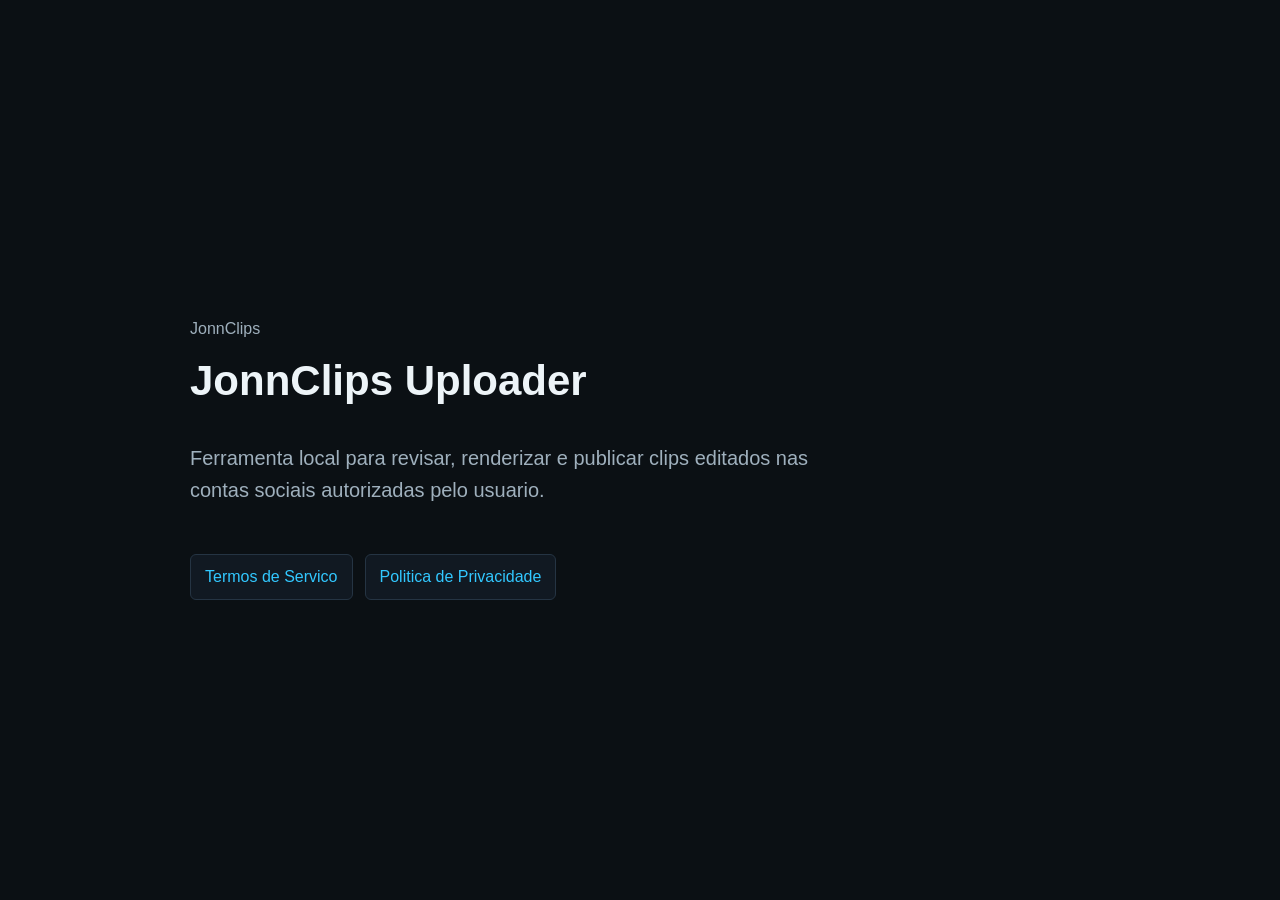
<file: index.html>
<!doctype html>
<html lang="pt-BR">
<head>
  <meta charset="utf-8">
  <meta name="viewport" content="width=device-width, initial-scale=1">
  <title>JonnClips Uploader</title>
  <link rel="stylesheet" href="style.css">
</head>
<body>
  <main class="page">
    <section class="hero">
      <p class="eyebrow">JonnClips</p>
      <h1>JonnClips Uploader</h1>
      <p class="lead">Ferramenta local para revisar, renderizar e publicar clips editados nas contas sociais autorizadas pelo usuario.</p>
      <div class="links">
        <a href="terms.html">Termos de Servico</a>
        <a href="privacy.html">Politica de Privacidade</a>
      </div>
    </section>
  </main>
</body>
</html>
</file>
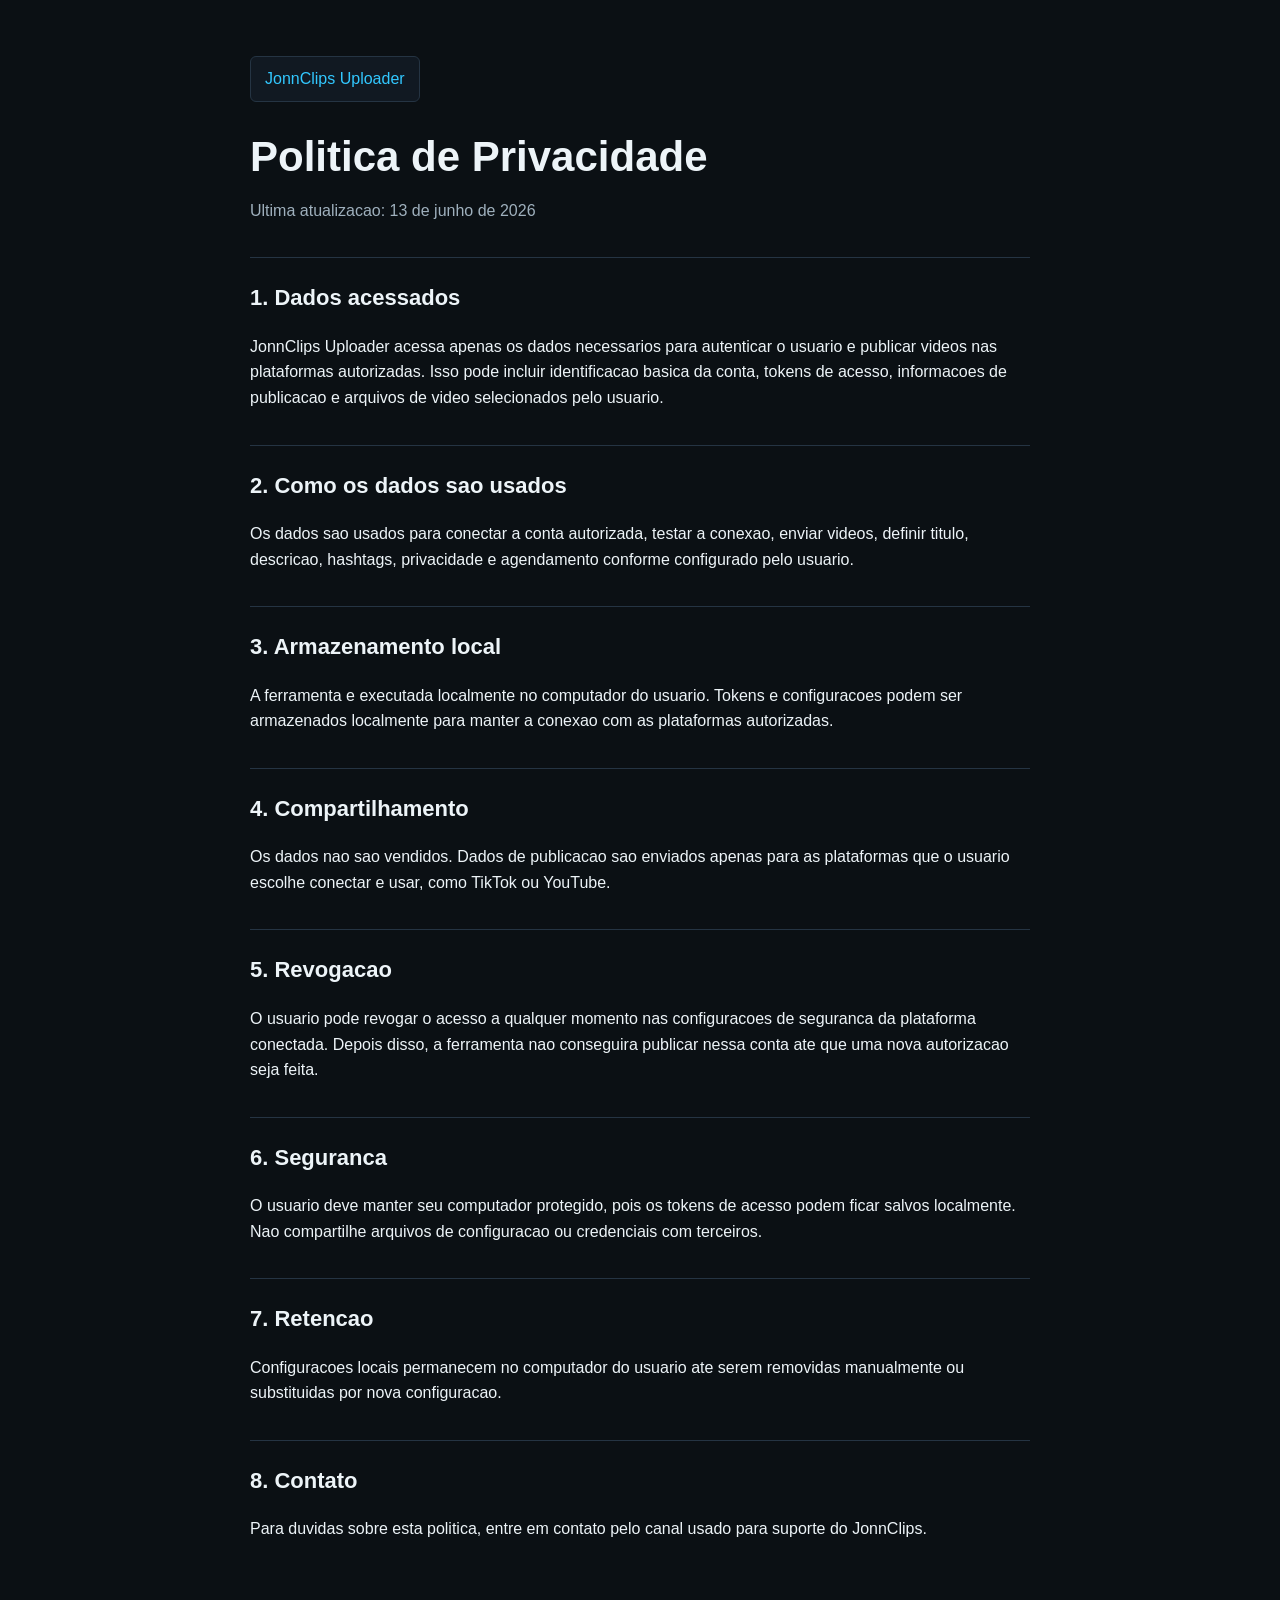
<file: privacy.html>
<!doctype html>
<html lang="pt-BR">
<head>
  <meta charset="utf-8">
  <meta name="viewport" content="width=device-width, initial-scale=1">
  <title>Politica de Privacidade - JonnClips Uploader</title>
  <link rel="stylesheet" href="style.css">
</head>
<body>
  <main class="page article">
    <a class="back" href="index.html">JonnClips Uploader</a>
    <h1>Politica de Privacidade</h1>
    <p class="muted">Ultima atualizacao: 13 de junho de 2026</p>

    <h2>1. Dados acessados</h2>
    <p>JonnClips Uploader acessa apenas os dados necessarios para autenticar o usuario e publicar videos nas plataformas autorizadas. Isso pode incluir identificacao basica da conta, tokens de acesso, informacoes de publicacao e arquivos de video selecionados pelo usuario.</p>

    <h2>2. Como os dados sao usados</h2>
    <p>Os dados sao usados para conectar a conta autorizada, testar a conexao, enviar videos, definir titulo, descricao, hashtags, privacidade e agendamento conforme configurado pelo usuario.</p>

    <h2>3. Armazenamento local</h2>
    <p>A ferramenta e executada localmente no computador do usuario. Tokens e configuracoes podem ser armazenados localmente para manter a conexao com as plataformas autorizadas.</p>

    <h2>4. Compartilhamento</h2>
    <p>Os dados nao sao vendidos. Dados de publicacao sao enviados apenas para as plataformas que o usuario escolhe conectar e usar, como TikTok ou YouTube.</p>

    <h2>5. Revogacao</h2>
    <p>O usuario pode revogar o acesso a qualquer momento nas configuracoes de seguranca da plataforma conectada. Depois disso, a ferramenta nao conseguira publicar nessa conta ate que uma nova autorizacao seja feita.</p>

    <h2>6. Seguranca</h2>
    <p>O usuario deve manter seu computador protegido, pois os tokens de acesso podem ficar salvos localmente. Nao compartilhe arquivos de configuracao ou credenciais com terceiros.</p>

    <h2>7. Retencao</h2>
    <p>Configuracoes locais permanecem no computador do usuario ate serem removidas manualmente ou substituidas por nova configuracao.</p>

    <h2>8. Contato</h2>
    <p>Para duvidas sobre esta politica, entre em contato pelo canal usado para suporte do JonnClips.</p>
  </main>
</body>
</html>
</file>
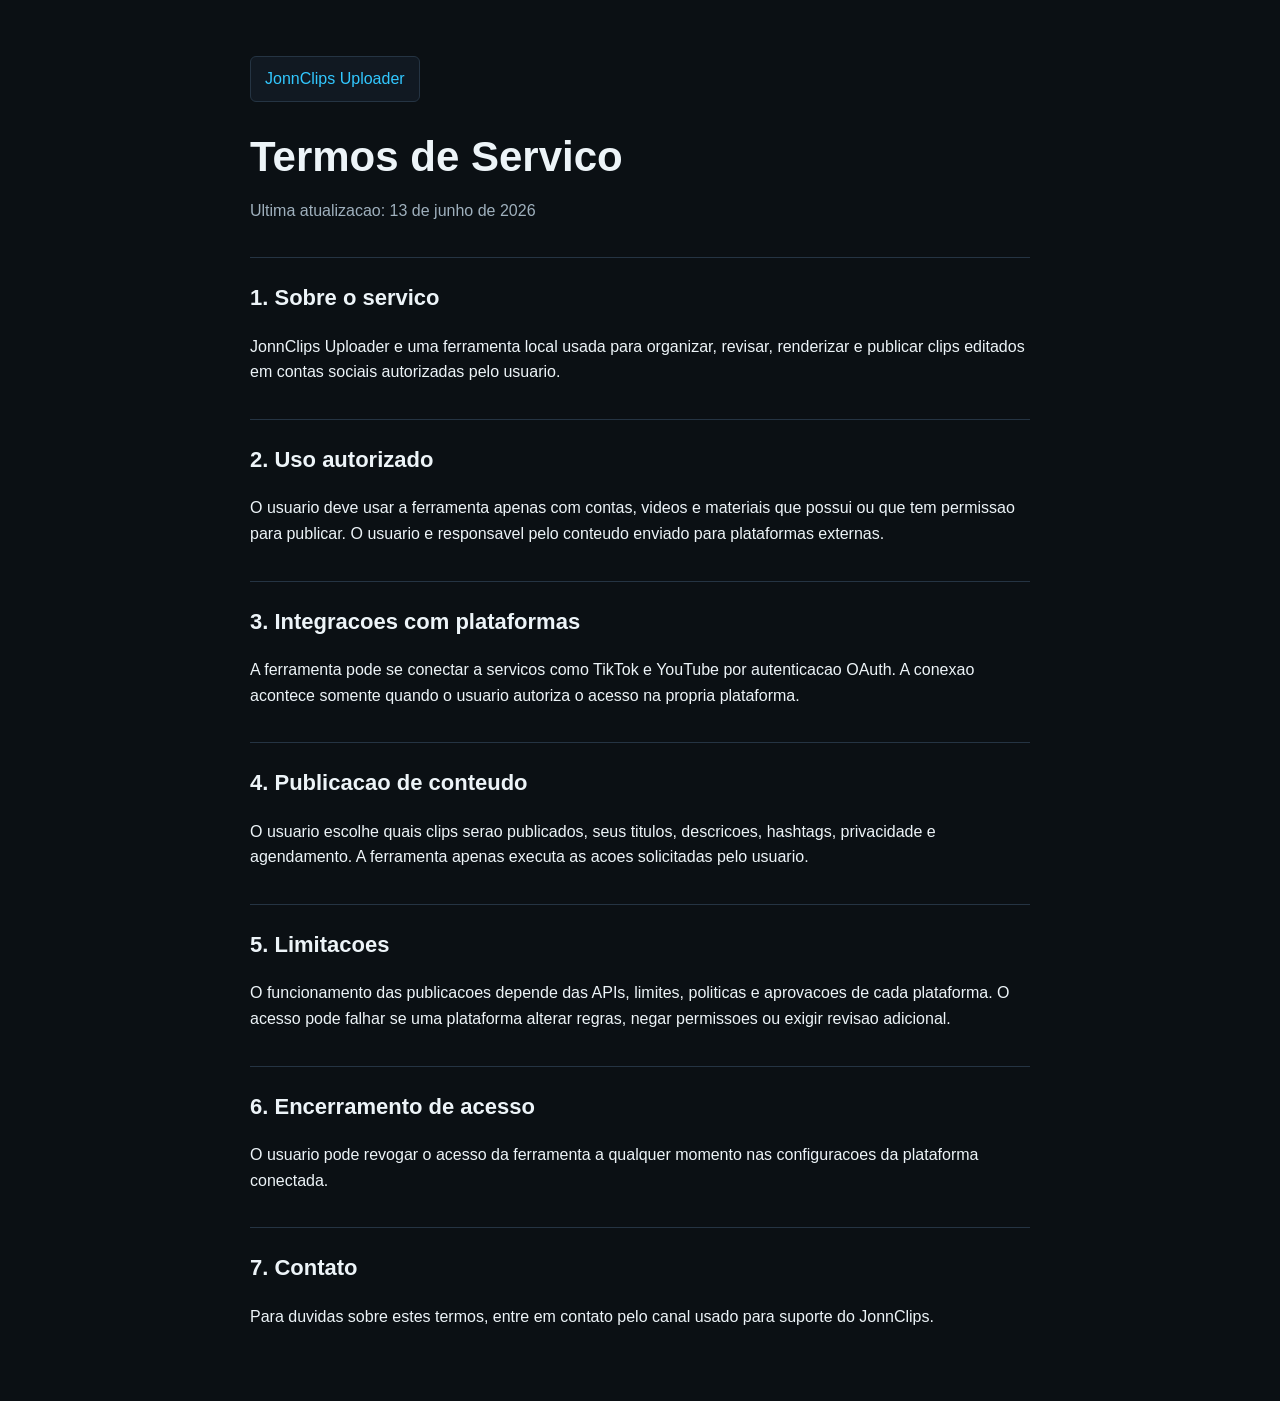
<file: terms.html>
<!doctype html>
<html lang="pt-BR">
<head>
  <meta charset="utf-8">
  <meta name="viewport" content="width=device-width, initial-scale=1">
  <title>Termos de Servico - JonnClips Uploader</title>
  <link rel="stylesheet" href="style.css">
</head>
<body>
  <main class="page article">
    <a class="back" href="index.html">JonnClips Uploader</a>
    <h1>Termos de Servico</h1>
    <p class="muted">Ultima atualizacao: 13 de junho de 2026</p>

    <h2>1. Sobre o servico</h2>
    <p>JonnClips Uploader e uma ferramenta local usada para organizar, revisar, renderizar e publicar clips editados em contas sociais autorizadas pelo usuario.</p>

    <h2>2. Uso autorizado</h2>
    <p>O usuario deve usar a ferramenta apenas com contas, videos e materiais que possui ou que tem permissao para publicar. O usuario e responsavel pelo conteudo enviado para plataformas externas.</p>

    <h2>3. Integracoes com plataformas</h2>
    <p>A ferramenta pode se conectar a servicos como TikTok e YouTube por autenticacao OAuth. A conexao acontece somente quando o usuario autoriza o acesso na propria plataforma.</p>

    <h2>4. Publicacao de conteudo</h2>
    <p>O usuario escolhe quais clips serao publicados, seus titulos, descricoes, hashtags, privacidade e agendamento. A ferramenta apenas executa as acoes solicitadas pelo usuario.</p>

    <h2>5. Limitacoes</h2>
    <p>O funcionamento das publicacoes depende das APIs, limites, politicas e aprovacoes de cada plataforma. O acesso pode falhar se uma plataforma alterar regras, negar permissoes ou exigir revisao adicional.</p>

    <h2>6. Encerramento de acesso</h2>
    <p>O usuario pode revogar o acesso da ferramenta a qualquer momento nas configuracoes da plataforma conectada.</p>

    <h2>7. Contato</h2>
    <p>Para duvidas sobre estes termos, entre em contato pelo canal usado para suporte do JonnClips.</p>
  </main>
</body>
</html>
</file>
<file: style.css>
:root {
  color-scheme: dark;
  --bg: #0b1014;
  --panel: #111922;
  --text: #edf4f8;
  --muted: #9fb0bd;
  --line: #253443;
  --accent: #32c8ff;
}

* {
  box-sizing: border-box;
}

body {
  margin: 0;
  min-height: 100vh;
  background: var(--bg);
  color: var(--text);
  font-family: Arial, Helvetica, sans-serif;
  line-height: 1.6;
}

a {
  color: var(--accent);
}

.page {
  width: min(900px, calc(100% - 32px));
  margin: 0 auto;
  padding: 56px 0;
}

.hero {
  min-height: calc(100vh - 112px);
  display: flex;
  flex-direction: column;
  justify-content: center;
}

.eyebrow,
.muted {
  color: var(--muted);
}

h1 {
  margin: 0 0 18px;
  font-size: 42px;
  line-height: 1.1;
}

h2 {
  margin-top: 34px;
  padding-top: 22px;
  border-top: 1px solid var(--line);
  font-size: 22px;
}

.lead {
  max-width: 680px;
  color: var(--muted);
  font-size: 20px;
}

.links {
  display: flex;
  flex-wrap: wrap;
  gap: 12px;
  margin-top: 28px;
}

.links a,
.back {
  display: inline-flex;
  align-items: center;
  min-height: 42px;
  padding: 9px 14px;
  border: 1px solid var(--line);
  border-radius: 6px;
  background: var(--panel);
  text-decoration: none;
}

.article {
  max-width: 780px;
}

.back {
  margin-bottom: 32px;
}
</file>
